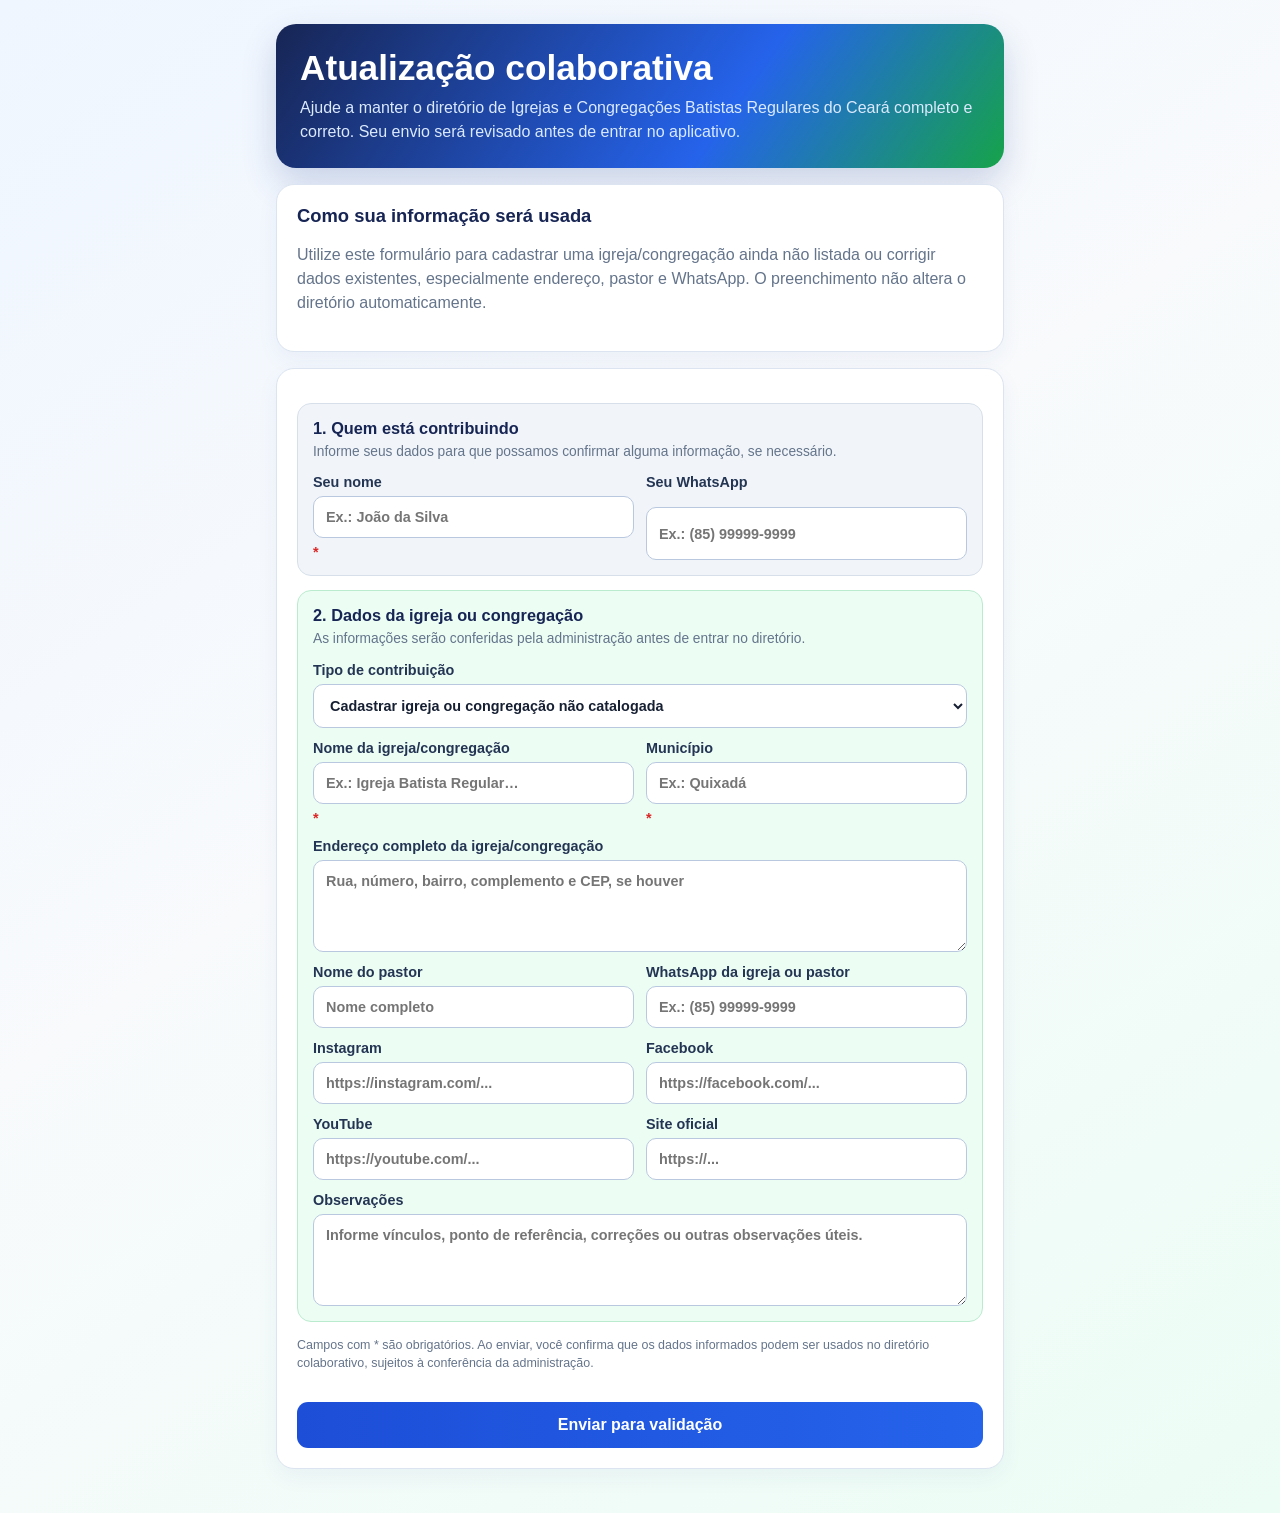
<file: colaborar.html>
<!doctype html>
<html lang="pt-BR"><head>
<meta charset="utf-8"><meta name="viewport" content="width=device-width,initial-scale=1">
<meta name="theme-color" content="#1e3a8a"><title>Colaboração — Igrejas Batistas Regulares do Ceará</title>
<style>
:root{--blue:#1e3a8a;--ink:#172033;--mut:#64748b;--line:#dbe4f0;--bg:#f4f7fc;--good:#166534}*{box-sizing:border-box}body{margin:0;background:linear-gradient(145deg,#eff6ff,#f8fafc 45%,#ecfdf5);font:16px Arial,sans-serif;color:var(--ink)}main{max-width:760px;margin:auto;padding:24px 16px 44px}.hero{padding:24px;border-radius:20px;background:linear-gradient(125deg,#172554,#2563eb 62%,#16a34a);color:#fff;box-shadow:0 15px 35px #1e3a8a33}.hero h1{margin:0 0 8px;font-size:clamp(1.45rem,5vw,2.2rem)}.hero p{margin:0;line-height:1.5;color:#dbeafe}.card{margin-top:16px;background:#fff;border:1px solid var(--line);border-radius:18px;padding:20px;box-shadow:0 8px 22px #1e3a8a0d}.card h2{margin:0 0 8px;color:#172554;font-size:1.15rem}.note{color:var(--mut);line-height:1.5}.grid{display:grid;grid-template-columns:1fr 1fr;gap:12px}.full{grid-column:1/-1}label{display:grid;gap:6px;font-weight:700;font-size:.9rem;color:#243554}input,select,textarea{font:inherit;padding:12px;border:1px solid #b9c8df;border-radius:10px;background:#fff;color:var(--ink)}textarea{min-height:92px;resize:vertical}.required:after{content:" *";color:#dc2626}.btn{margin-top:18px;width:100%;border:0;border-radius:11px;padding:14px;background:linear-gradient(90deg,#1d4ed8,#2563eb);color:#fff;font-size:1rem;font-weight:800;cursor:pointer}.btn:disabled{opacity:.6}.success{display:none;margin-top:16px;padding:15px;border-radius:12px;background:#dcfce7;color:var(--good);font-weight:700;line-height:1.45}.error{display:none;margin-top:16px;padding:15px;border-radius:12px;background:#fee2e2;color:#991b1b;font-weight:700}.tiny{font-size:.78rem;color:var(--mut);line-height:1.45}.honeypot{position:absolute;left:-9999px;opacity:0}.form-section{border:1px solid var(--line);border-radius:14px;padding:15px;margin:14px 0}.form-section h2{margin:0 0 4px;font-size:1.02rem}.form-section p{margin:0 0 13px;color:var(--mut);font-size:.86rem;line-height:1.4}.contributor-section{background:#f1f5f9;border-color:#d7e0ea}.church-section{background:#ecfdf3;border-color:#bbebcf}@media(max-width:560px){.grid{grid-template-columns:1fr}.full{grid-column:auto}main{padding-top:14px}.card,.hero{padding:17px}}
</style></head><body><main>
<section class="hero"><h1>Atualização colaborativa</h1><p>Ajude a manter o diretório de Igrejas e Congregações Batistas Regulares do Ceará completo e correto. Seu envio será revisado antes de entrar no aplicativo.</p></section>
<section class="card"><h2>Como sua informação será usada</h2><p class="note">Utilize este formulário para cadastrar uma igreja/congregação ainda não listada ou corrigir dados existentes, especialmente endereço, pastor e WhatsApp. O preenchimento não altera o diretório automaticamente.</p></section>
<form id="form" class="card">
<section class="form-section contributor-section"><h2>1. Quem está contribuindo</h2><p>Informe seus dados para que possamos confirmar alguma informação, se necessário.</p><div class="grid"><label class="required">Seu nome<input name="contributor_name" required maxlength="120" autocomplete="name" placeholder="Ex.: João da Silva"></label><label>Seu WhatsApp<input name="contributor_whatsapp" inputmode="tel" maxlength="30" placeholder="Ex.: (85) 99999-9999"></label></div></section>
<section class="form-section church-section"><h2>2. Dados da igreja ou congregação</h2><p>As informações serão conferidas pela administração antes de entrar no diretório.</p><div class="grid"><label class="full">Tipo de contribuição<select name="submission_type" id="type"><option value="new">Cadastrar igreja ou congregação não catalogada</option><option value="update">Atualizar dados de igreja/congregação já catalogada</option><option value="coverage">Informar município ou localidade para verificação</option></select></label><label class="required church-field">Nome da igreja/congregação<input name="church_name" id="churchName" maxlength="180" placeholder="Ex.: Igreja Batista Regular…"></label><label class="required">Município<input name="city" required maxlength="120" placeholder="Ex.: Quixadá"></label><label class="full">Endereço completo da igreja/congregação<textarea name="address" maxlength="600" placeholder="Rua, número, bairro, complemento e CEP, se houver"></textarea></label><label>Nome do pastor<input name="pastor" maxlength="160" placeholder="Nome completo"></label><label>WhatsApp da igreja ou pastor<input name="church_whatsapp" inputmode="tel" maxlength="30" placeholder="Ex.: (85) 99999-9999"></label><label>Instagram<input name="instagram_url" type="url" maxlength="300" placeholder="https://instagram.com/..."></label><label>Facebook<input name="facebook_url" type="url" maxlength="300" placeholder="https://facebook.com/..."></label><label>YouTube<input name="youtube_url" type="url" maxlength="300" placeholder="https://youtube.com/..."></label><label>Site oficial<input name="website_url" type="url" maxlength="300" placeholder="https://..."></label><label class="full">Observações<textarea name="notes" maxlength="1500" placeholder="Informe vínculos, ponto de referência, correções ou outras observações úteis."></textarea></label></div></section>
<label class="honeypot">Não preencher<input name="website" tabindex="-1" autocomplete="off"></label>
<p class="tiny">Campos com * são obrigatórios. Ao enviar, você confirma que os dados informados podem ser usados no diretório colaborativo, sujeitos à conferência da administração.</p>
<button class="btn" type="submit">Enviar para validação</button>
<div id="success" class="success">Recebemos sua contribuição. Muito obrigado! A administração fará a validação antes de publicar qualquer alteração.</div>
<div id="error" class="error"></div>
</form></main>
<script>
const URL='https://pltpqhboxughkpybixcb.supabase.co',KEY='sb_publishable_CHpRWYjYhDpEDnzHr7c1Aw_a3mgyJKF',form=document.querySelector('#form'),type=document.querySelector('#type'),churchName=document.querySelector('#churchName'),success=document.querySelector('#success'),error=document.querySelector('#error');
function typeChange(){churchName.required=type.value!=='coverage';document.querySelector('.church-field').classList.toggle('required',type.value!=='coverage')}type.onchange=typeChange;typeChange();
form.onsubmit=async e=>{e.preventDefault();success.style.display='none';error.style.display='none';let d=Object.fromEntries(new FormData(form));if(d.website)return;let button=form.querySelector('button');button.disabled=true;button.textContent='Enviando…';let payload={submission_type:d.submission_type,contributor_name:d.contributor_name.trim(),contributor_whatsapp:d.contributor_whatsapp.trim(),church_name:d.church_name.trim()||null,city:d.city.trim(),address:d.address.trim()||null,pastor:d.pastor.trim()||null,church_whatsapp:d.church_whatsapp.trim()||null,instagram_url:d.instagram_url.trim()||null,facebook_url:d.facebook_url.trim()||null,youtube_url:d.youtube_url.trim()||null,website_url:d.website_url.trim()||null,notes:d.notes.trim()||null};try{let r=await fetch(URL+'/rest/v1/directory_submissions',{method:'POST',headers:{apikey:KEY,Authorization:'Bearer '+KEY,'Content-Type':'application/json',Prefer:'return=minimal'},body:JSON.stringify(payload)});if(!r.ok)throw Error();form.reset();typeChange();success.style.display='block';success.scrollIntoView({behavior:'smooth',block:'center'})}catch{error.textContent='Não foi possível enviar agora. Verifique a internet e tente novamente.';error.style.display='block'}finally{button.disabled=false;button.textContent='Enviar para validação'}};
</script></body></html>
</file>
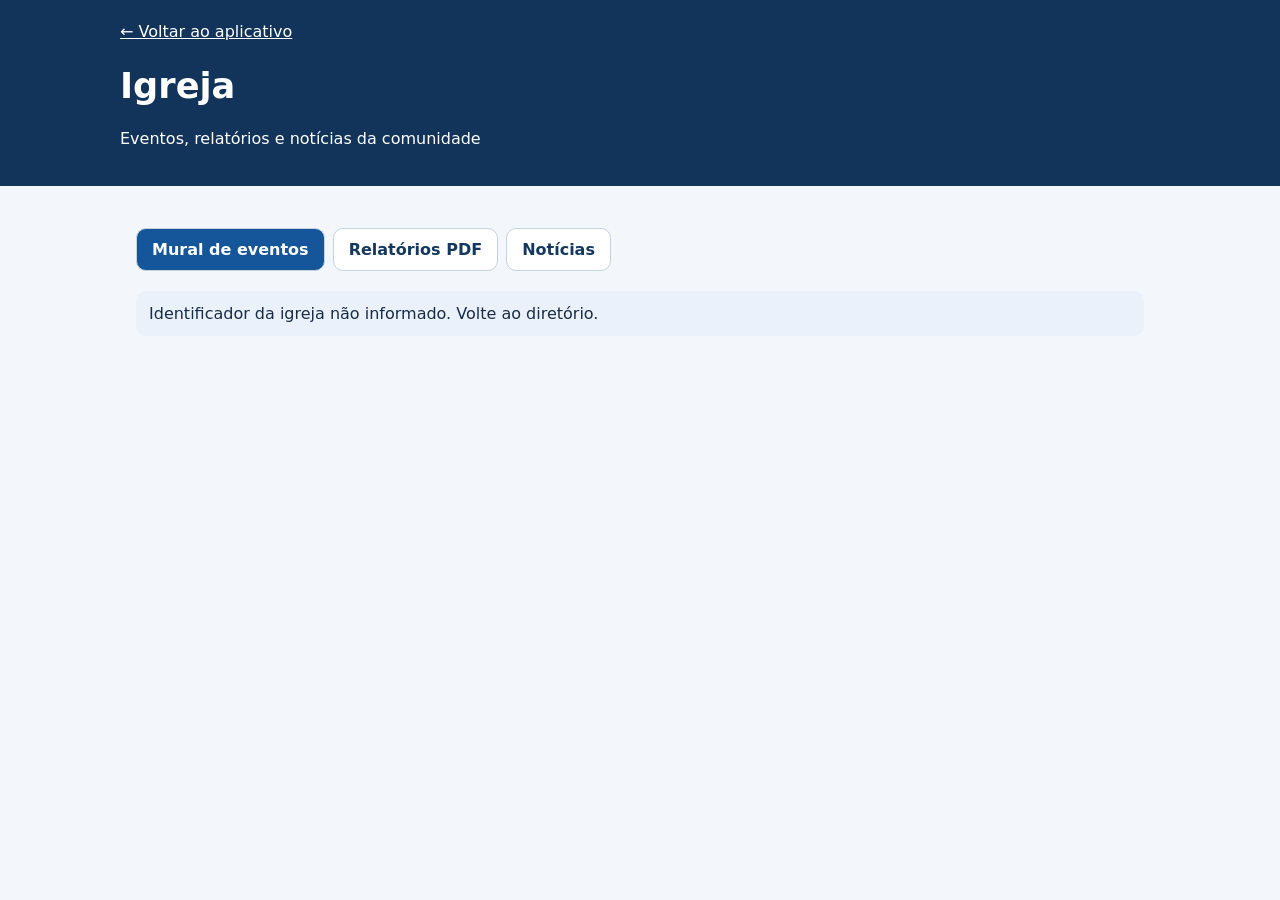
<file: igreja-publicacoes.html>
<!doctype html><html lang="pt-BR"><head><meta charset="utf-8"><meta name="viewport" content="width=device-width,initial-scale=1"><meta name="theme-color" content="#12345b"><title>Mural, relatórios e notícias da igreja</title><style>
:root{font-family:system-ui,-apple-system,Segoe UI,sans-serif;color-scheme:light dark}*{box-sizing:border-box}body{margin:0;background:#f3f6fb;color:#172c46}header{background:#12345b;color:white;padding:22px max(18px,calc((100vw - 1040px)/2))}header a{color:white}main{max-width:1040px;margin:auto;padding:22px 16px 60px}h1{font-size:clamp(1.5rem,4vw,2.2rem)}h2{font-size:1.25rem}.tabs{display:flex;gap:8px;flex-wrap:wrap;margin:20px 0}.tabs button,.btn{border:1px solid #c5d2e0;background:white;color:#15385f;padding:11px 15px;border-radius:10px;font:inherit;font-weight:650;cursor:pointer}.tabs button[aria-selected=true],.primary{background:#15569b!important;color:white!important}.cards{display:grid;grid-template-columns:repeat(auto-fill,minmax(min(100%,280px),1fr));gap:15px}.card,.panel{background:white;border:1px solid #d8e0eb;border-radius:15px;padding:17px;overflow-wrap:anywhere}.card img{width:100%;max-height:240px;object-fit:cover;border-radius:9px}.meta{color:#526579;font-size:.9rem}.card a{color:#135ca1}.panel{margin:18px 0}label{display:block;font-weight:650;margin:10px 0}input,textarea,select{display:block;width:100%;font:inherit;padding:10px;border:1px solid #aebdcd;border-radius:8px;margin-top:5px}textarea{min-height:100px}.notice{padding:13px;border-radius:10px;background:#eaf1fa}button:disabled{opacity:.5}#adminPanel[hidden],#empty[hidden]{display:none}@media(prefers-color-scheme:dark){body{background:#101a29;color:#edf3fc}.card,.panel,.tabs button{background:#1a2a3e;color:#edf3fc;border-color:#40546e}.meta{color:#b9c8dc}.notice{background:#213b57}input,textarea,select{background:#101a29;color:white;border-color:#61748a}.card a{color:#8fc4ff}}
</style></head><body><header><a href="index.html">← Voltar ao aplicativo</a><h1 id="churchTitle">Mural e publicações da igreja</h1><p>Eventos, relatórios e notícias da comunidade</p></header><main><nav class="tabs" aria-label="Categorias de publicações"><button type="button" data-kind="event" aria-selected="true">Mural de eventos</button><button type="button" data-kind="report" aria-selected="false">Relatórios PDF</button><button type="button" data-kind="news" aria-selected="false">Notícias</button></nav><p class="notice" id="status" role="status">Carregando publicações…</p><section class="cards" id="cards" aria-live="polite"></section><p id="empty" hidden>Nenhuma publicação nesta área até o momento.</p><section class="panel" id="adminPanel" hidden><h2>Gerenciar publicações</h2><p class="meta">Apenas o administrador geral autenticado pode publicar ou excluir conteúdo.</p><form id="publicationForm"><label>Categoria<select id="kind" required><option value="event">Evento / foto / cartaz</option><option value="report">Relatório em PDF</option><option value="news">Notícia / comunicado</option></select></label><label>Título<input id="title" required maxlength="180" minlength="3"></label><label>Descrição / notícia<textarea id="description"></textarea></label><label>Data do evento (opcional)<input id="eventDate" type="date"></label><label>Arquivo (imagem JPG, PNG ou WebP; PDF para relatórios; até 10 MB)<input id="file" type="file" accept="image/jpeg,image/png,image/webp,application/pdf"></label><button class="btn primary" type="submit">Publicar</button></form></section></main><script>
const URL_BASE='https://pltpqhboxughkpybixcb.supabase.co',KEY='sb_publishable_CHpRWYjYhDpEDnzHr7c1Aw_a3mgyJKF',params=new URLSearchParams(location.search),churchId=params.get('church'),churchName=params.get('name')||'Igreja',token=sessionStorage.getItem('church-admin-token')||'';
const $=s=>document.querySelector(s),esc=s=>String(s??'').replace(/[&<>"']/g,c=>({'&':'&amp;','<':'&lt;','>':'&gt;','"':'&quot;'}[c]));
let selected='event',items=[],isAdmin=false;
$('#churchTitle').textContent=churchName;
function api(path,options={}){return fetch(URL_BASE+path,{...options,headers:{apikey:KEY,Authorization:'Bearer '+(token||KEY),'Content-Type':'application/json',...(options.headers||{})}})}
function fileUrl(path){return URL_BASE+'/storage/v1/object/public/church-publications/'+path.split('/').map(encodeURIComponent).join('/')}
function draw(){const rows=items.filter(x=>x.kind===selected);$('#empty').hidden=rows.length>0;$('#cards').innerHTML=rows.map(x=>'<article class="card">'+(x.file_path&&x.file_type?.startsWith('image/')?'<a href="'+esc(fileUrl(x.file_path))+'" target="_blank" rel="noopener"><img loading="lazy" src="'+esc(fileUrl(x.file_path))+'" alt="'+esc(x.title)+'"></a>':'')+'<h2>'+esc(x.title)+'</h2>'+(x.event_date?'<p class="meta">Evento: '+esc(new Date(x.event_date+'T12:00:00').toLocaleDateString('pt-BR'))+'</p>':'')+'<p>'+esc(x.description).replace(/\n/g,'<br>')+'</p>'+(x.file_path?'<p><a href="'+esc(fileUrl(x.file_path))+'" target="_blank" rel="noopener">'+(x.file_type==='application/pdf'?'Abrir / baixar PDF':'Abrir imagem')+'</a></p>':'')+(isAdmin&&x.kind==='event'&&!x.file_path?'<p class="meta">Esta publicação está sem imagem.</p><button class="btn" type="button" data-attach="'+esc(x.id)+'">Adicionar foto</button>':'')+(isAdmin?'<button class="btn" type="button" data-delete="'+esc(x.id)+'">Excluir publicação</button>':'')+'</article>').join('')}
async function load(){if(!churchId){$('#status').textContent='Identificador da igreja não informado. Volte ao diretório.';return}try{const r=await api('/rest/v1/church_publications?select=*&church_id=eq.'+encodeURIComponent(churchId)+'&order=created_at.desc');if(!r.ok)throw Error('Tabela indisponível ('+r.status+'). É necessário aplicar a migração no Supabase.');items=await r.json();$('#status').textContent=items.length+' publicação(ões) disponíveis.';draw()}catch(e){$('#status').textContent='Não foi possível carregar as publicações: '+e.message}}
async function checkAdmin(){if(!token)return;try{const r=await api('/rest/v1/directory_admins?select=user_id&limit=1');if(!r.ok)return;const rows=await r.json();const payload=JSON.parse(atob(token.split('.')[1].replace(/-/g,'+').replace(/_/g,'/')));isAdmin=rows.some(x=>x.user_id===payload.sub);$('#adminPanel').hidden=!isAdmin}catch(e){isAdmin=false}}
document.querySelectorAll('[data-kind]').forEach(b=>b.onclick=()=>{selected=b.dataset.kind;document.querySelectorAll('[data-kind]').forEach(x=>x.setAttribute('aria-selected',String(x===b)));$('#kind').value=selected;draw()});
$('#kind').onchange=e=>{selected=e.target.value;document.querySelector('[data-kind="'+selected+'"]').click()};
$('#publicationForm').onsubmit=async e=>{e.preventDefault();if(!isAdmin)return;const kind=$('#kind').value,title=$('#title').value.trim(),description=$('#description').value.trim(),file=$('#file').files[0];if(title.length<3)return alert('Informe um título com pelo menos 3 caracteres.');if(kind==='event'&&!file)return alert('Para publicar no mural, selecione uma foto ou cartaz.');if(kind==='report'&&(!file||file.type!=='application/pdf'))return alert('Relatórios exigem um arquivo PDF.');if(file&&(file.size>10485760||!(kind==='report'?file.type==='application/pdf':['image/jpeg','image/png','image/webp'].includes(file.type))))return alert('Tipo de arquivo incompatível ou acima de 10 MB.');const button=e.submitter;button.disabled=true;let path=null;try{if(file){path=churchId+'/'+crypto.randomUUID()+'-'+file.name.replace(/[^a-zA-Z0-9._-]/g,'_');const up=await fetch(URL_BASE+'/storage/v1/object/church-publications/'+path,{method:'POST',headers:{apikey:KEY,Authorization:'Bearer '+token,'Content-Type':file.type},body:file});if(!up.ok)throw Error('Falha no envio do arquivo ('+up.status+').')}const body={church_id:churchId,kind,title,description,event_date:kind==='event'?($('#eventDate').value||null):null,file_path:path,file_type:file?.type||null};const r=await api('/rest/v1/church_publications',{method:'POST',headers:{Prefer:'return=minimal'},body:JSON.stringify(body)});if(!r.ok)throw Error('Não foi possível registrar a publicação ('+r.status+').');$('#publicationForm').reset();await load();alert('Publicação realizada com sucesso.')}catch(err){alert(err.message+(path?' O arquivo pode ter sido enviado; verifique o armazenamento antes de repetir.':''))}finally{button.disabled=false}};
$('#cards').onclick=async e=>{const attach=e.target.closest('[data-attach]');if(attach&&isAdmin){const row=items.find(x=>x.id===attach.dataset.attach);if(!row||row.kind!=='event'||row.file_path)return;const picker=document.createElement('input');picker.type='file';picker.accept='image/jpeg,image/png,image/webp';picker.onchange=async()=>{const file=picker.files[0];if(!file)return;if(!['image/jpeg','image/png','image/webp'].includes(file.type)||file.size>10485760)return alert('Selecione JPG, PNG ou WebP de até 10 MB.');attach.disabled=true;const path=churchId+'/'+crypto.randomUUID()+'-'+file.name.replace(/[^a-zA-Z0-9._-]/g,'_');try{const up=await fetch(URL_BASE+'/storage/v1/object/church-publications/'+path,{method:'POST',headers:{apikey:KEY,Authorization:'Bearer '+token,'Content-Type':file.type},body:file});if(!up.ok)throw Error('Falha ao enviar a imagem ('+up.status+').');const saved=await api('/rest/v1/church_publications?id=eq.'+encodeURIComponent(row.id),{method:'PATCH',headers:{Prefer:'return=representation'},body:JSON.stringify({file_path:path,file_type:file.type})});if(!saved.ok)throw Error('Imagem enviada, mas não foi possível vincular à publicação.');await load();alert('Foto adicionada à publicação.')}catch(err){alert(err.message)}finally{attach.disabled=false}};picker.click();return}const b=e.target.closest('[data-delete]');if(!b||!isAdmin||!confirm('Excluir esta publicação?'))return;const row=items.find(x=>x.id===b.dataset.delete);const r=await api('/rest/v1/church_publications?id=eq.'+encodeURIComponent(b.dataset.delete),{method:'DELETE'});if(!r.ok)return alert('Não foi possível excluir.');if(row?.file_path){const path=row.file_path.split('/').map(encodeURIComponent).join('/');await fetch(URL_BASE+'/storage/v1/object/church-publications/'+path,{method:'DELETE',headers:{apikey:KEY,Authorization:'Bearer '+token}})}await load()};
checkAdmin().then(load);
</script></body></html>
</file>
